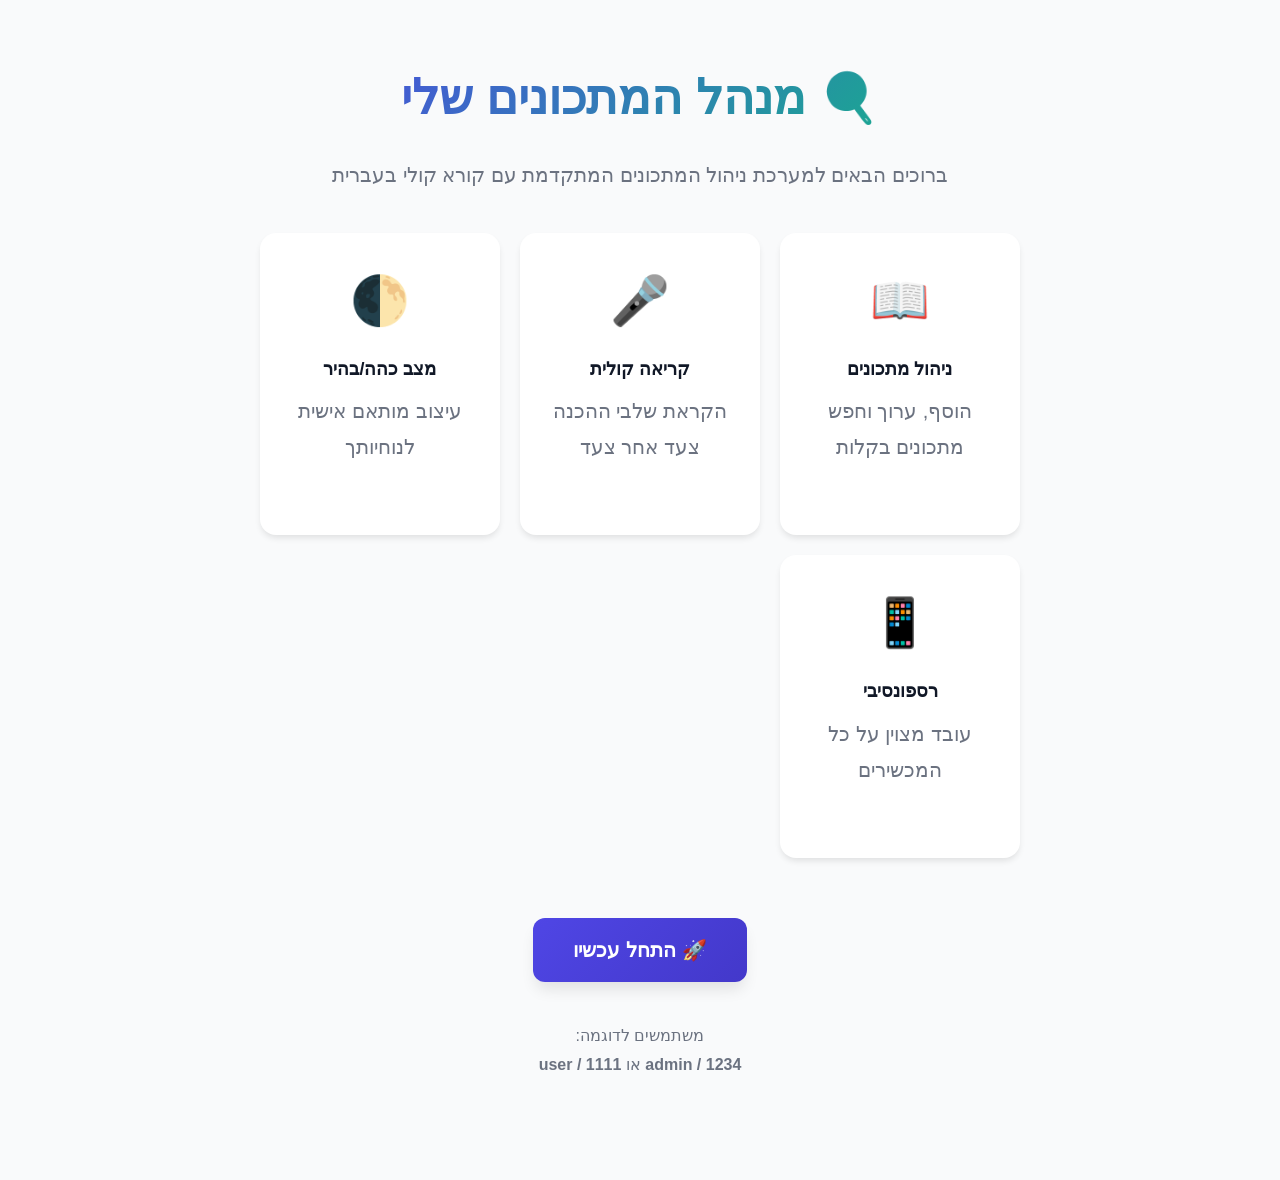
<file: index.html>
<!DOCTYPE html>
<html lang="he" dir="rtl">
<head>
    <meta charset="UTF-8">
    <meta name="viewport" content="width=device-width, initial-scale=1.0">
    <title>מתכונים - דף הבית</title>
    <link rel="stylesheet" href="css/style.css">
    <style>
        .home-container {
            max-width: 800px;
            margin: 0 auto;
            padding: 60px 20px;
            text-align: center;
        }
        
        .home-container h1 {
            font-size: 48px;
            margin-bottom: 20px;
            background: linear-gradient(135deg, var(--primary-color), var(--success-color));
            -webkit-background-clip: text;
            -webkit-text-fill-color: transparent;
            background-clip: text;
        }
        
        .home-container p {
            font-size: 20px;
            color: var(--text-secondary);
            margin-bottom: 40px;
            line-height: 1.8;
        }
        
        .features {
            display: grid;
            grid-template-columns: repeat(auto-fit, minmax(200px, 1fr));
            gap: 20px;
            margin: 40px 0;
        }
        
        .feature {
            background: var(--surface-color);
            padding: 30px 20px;
            border-radius: 16px;
            box-shadow: var(--shadow-md);
            transition: transform 0.3s ease;
        }
        
        .feature:hover {
            transform: translateY(-5px);
        }
        
        .feature-icon {
            font-size: 48px;
            margin-bottom: 15px;
        }
        
        .feature h3 {
            font-size: 18px;
            margin-bottom: 10px;
            color: var(--text-primary);
        }
        
        .cta-button {
            display: inline-block;
            padding: 16px 40px;
            background: linear-gradient(135deg, var(--primary-color), var(--primary-hover));
            color: white;
            text-decoration: none;
            border-radius: 12px;
            font-size: 20px;
            font-weight: 600;
            box-shadow: var(--shadow-lg);
            transition: all 0.3s ease;
            margin-top: 20px;
        }
        
        .cta-button:hover {
            transform: translateY(-3px);
            box-shadow: var(--shadow-xl);
        }
    </style>
</head>
<body>
    <div class="home-container">
        <h1>🍳 מנהל המתכונים שלי</h1>
        <p>ברוכים הבאים למערכת ניהול המתכונים המתקדמת עם קורא קולי בעברית</p>
        
        <div class="features">
            <div class="feature">
                <div class="feature-icon">📖</div>
                <h3>ניהול מתכונים</h3>
                <p>הוסף, ערוך וחפש מתכונים בקלות</p>
            </div>
            
            <div class="feature">
                <div class="feature-icon">🎤</div>
                <h3>קריאה קולית</h3>
                <p>הקראת שלבי ההכנה צעד אחר צעד</p>
            </div>
            
            <div class="feature">
                <div class="feature-icon">🌓</div>
                <h3>מצב כהה/בהיר</h3>
                <p>עיצוב מותאם אישית לנוחיותך</p>
            </div>
            
            <div class="feature">
                <div class="feature-icon">📱</div>
                <h3>רספונסיבי</h3>
                <p>עובד מצוין על כל המכשירים</p>
            </div>
        </div>
        
        <a href="login.html" class="cta-button">🚀 התחל עכשיו</a>
        
        <p style="margin-top: 40px; font-size: 16px;">
            משתמשים לדוגמה:<br>
            <strong>admin / 1234</strong> או <strong>user / 1111</strong>
        </p>
    </div>
    
    <script src="js/storage.js"></script>
</body>
</html>
</file>
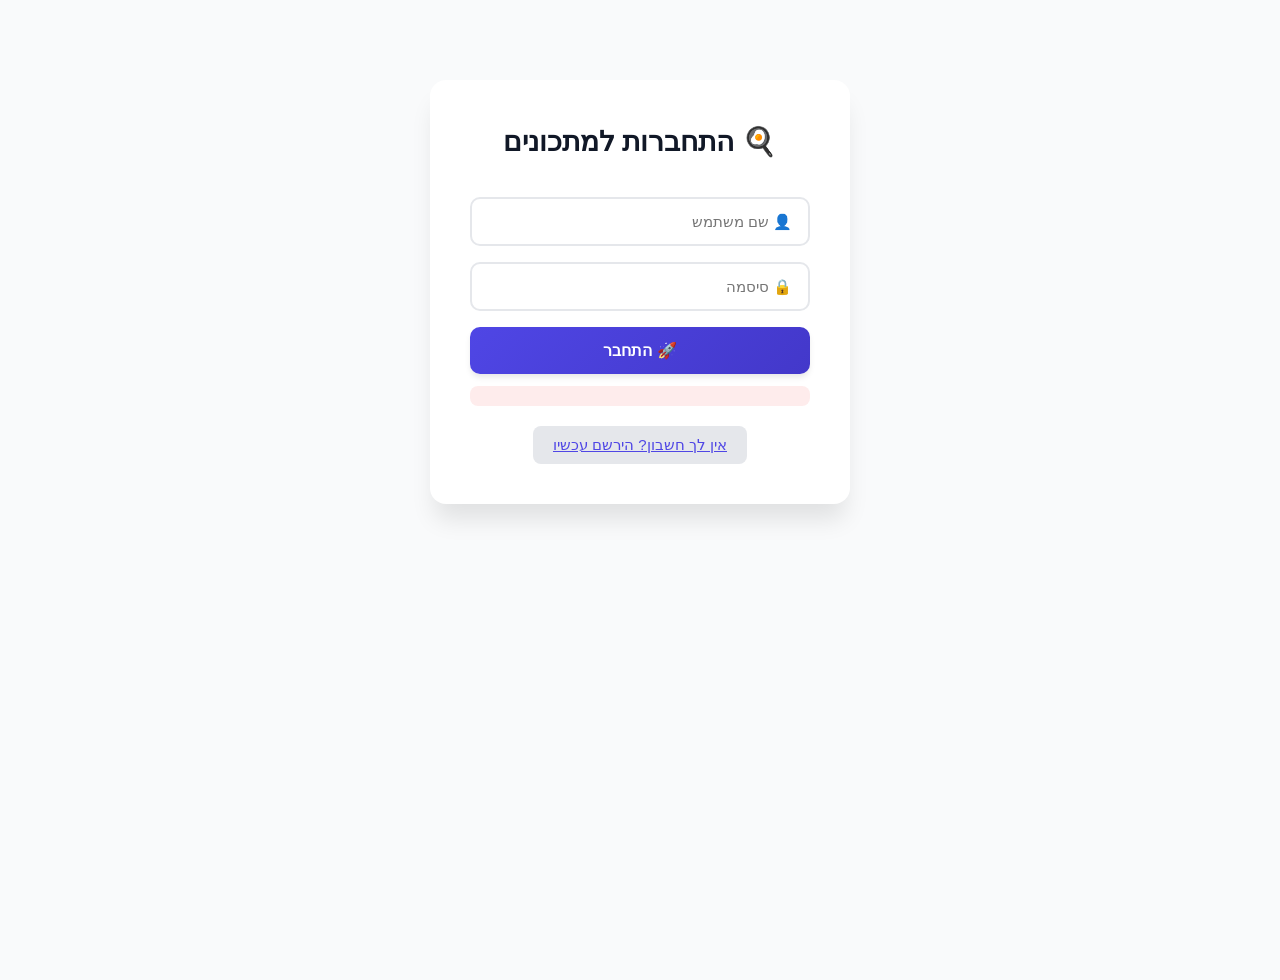
<file: login.html>
<!DOCTYPE html>
<html lang="he" dir="rtl">
<head>
    <meta charset="UTF-8">
    <meta name="viewport" content="width=device-width, initial-scale=1.0">
    <title>התחברות - מתכונים</title>
    <link rel="stylesheet" href="css/style.css">
</head>
<body>
    <div class="login-container">
        <h1 id="formTitle">🍳 התחברות למתכונים</h1>
        
        <!-- Login Form -->
        <form id="loginForm">
            <input type="text" id="username" placeholder="👤 שם משתמש" required>
            <input type="password" id="password" placeholder="🔒 סיסמה" required>
            <button type="submit">🚀 התחבר</button>
            <div id="error" class="error"></div>
        </form>
        
        <!-- Register Form (Hidden by default) -->
        <form id="registerForm" style="display: none;">
            <input type="text" id="regUsername" placeholder="👤 שם משתמש (לפחות 3 תווים)" required minlength="3">
            <input type="password" id="regPassword" placeholder="🔒 סיסמה (לפחות 4 תווים)" required minlength="4">
            <input type="password" id="regPasswordConfirm" placeholder="🔒 אימות סיסמה" required>
            <button type="submit">✅ הירשם</button>
            <div id="regError" class="error"></div>
        </form>
        
        <!-- Toggle Button -->
        <div style="text-align: center; margin-top: 20px;">
            <button type="button" id="toggleBtn" class="toggle-btn" style="padding: 10px 20px; background: var(--border-color); border-radius: 8px; font-size: 15px;">אין לך חשבון? הירשם עכשיו</button>
        </div>
    </div>
    
    <script src="js/storage.js"></script>
    <script src="js/auth.js"></script>
</body>
</html>
</file>
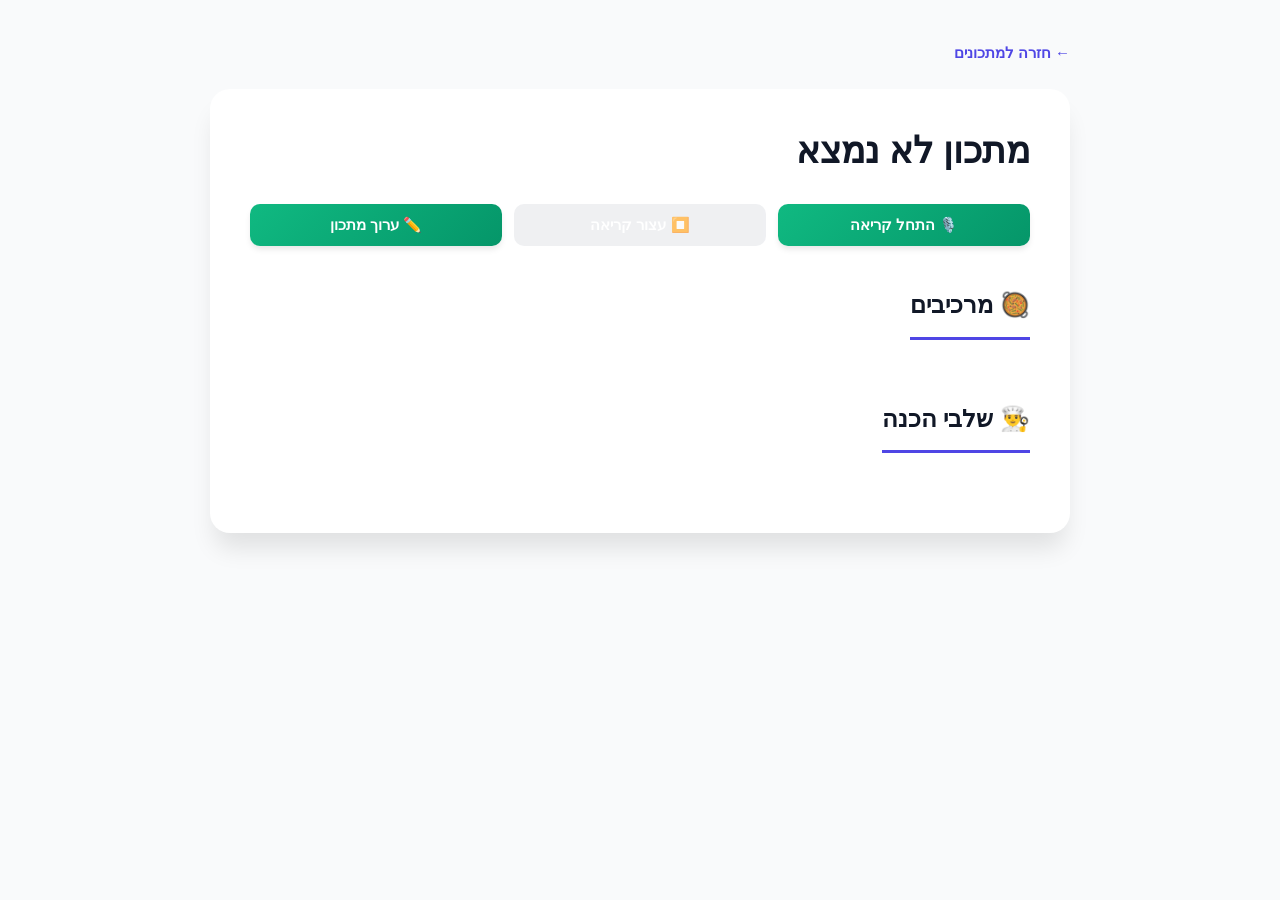
<file: recipe.html>
<!DOCTYPE html>
<html lang="he" dir="rtl">
<head>
    <meta charset="UTF-8">
    <meta name="viewport" content="width=device-width, initial-scale=1.0">
    <title>מתכון</title>
    <link rel="stylesheet" href="css/style.css">
</head>
<body>
    <div class="recipe-container">
        <a href="recipes.html" class="back-link">← חזרה למתכונים</a>
        
        <div class="recipe-content">
            <h1 id="recipeTitle"></h1>
            
            <div class="reading-controls">
                <button class="btn" id="startReadingBtn">🎙️ התחל קריאה</button>
                <button class="btn btn-stop" id="stopReadingBtn" disabled>⏹️ עצור קריאה</button>
                <button class="btn" id="editRecipeBtn">✏️ ערוך מתכון</button>
            </div>
            
            <div id="editModal" class="modal" style="display: none;">
                <div class="modal-content">
                    <span class="close" id="closeModal">&times;</span>
                    <h2>✏️ עריכת מתכון</h2>
                    <form id="editRecipeForm">
                        <div class="form-group">
                            <label for="editName">שם המתכון</label>
                            <input type="text" id="editName" required>
                        </div>
                        
                        <div class="form-group">
                            <label for="editIngredients">מרכיבים (אחד בכל שורה)</label>
                            <textarea id="editIngredients" rows="6" required></textarea>
                        </div>
                        
                        <div class="form-group">
                            <label for="editSteps">שלבי הכנה (אחד בכל שורה)</label>
                            <textarea id="editSteps" rows="8" required></textarea>
                        </div>
                        
                        <button type="submit" class="btn">💾 שמור שינויים</button>
                    </form>
                </div>
            </div>
            
            <div class="recipe-section">
                <h2>🥘 מרכיבים</h2>
                <ul id="ingredientsList"></ul>
            </div>
            
            <div class="recipe-section">
                <h2>👨‍🍳 שלבי הכנה</h2>
                <ol id="stepsList"></ol>
            </div>
        </div>
    </div>
    
    <script src="js/storage.js"></script>
    <script src="js/auth.js"></script>
    <script src="js/reader.js"></script>
</body>
</html>
</file>
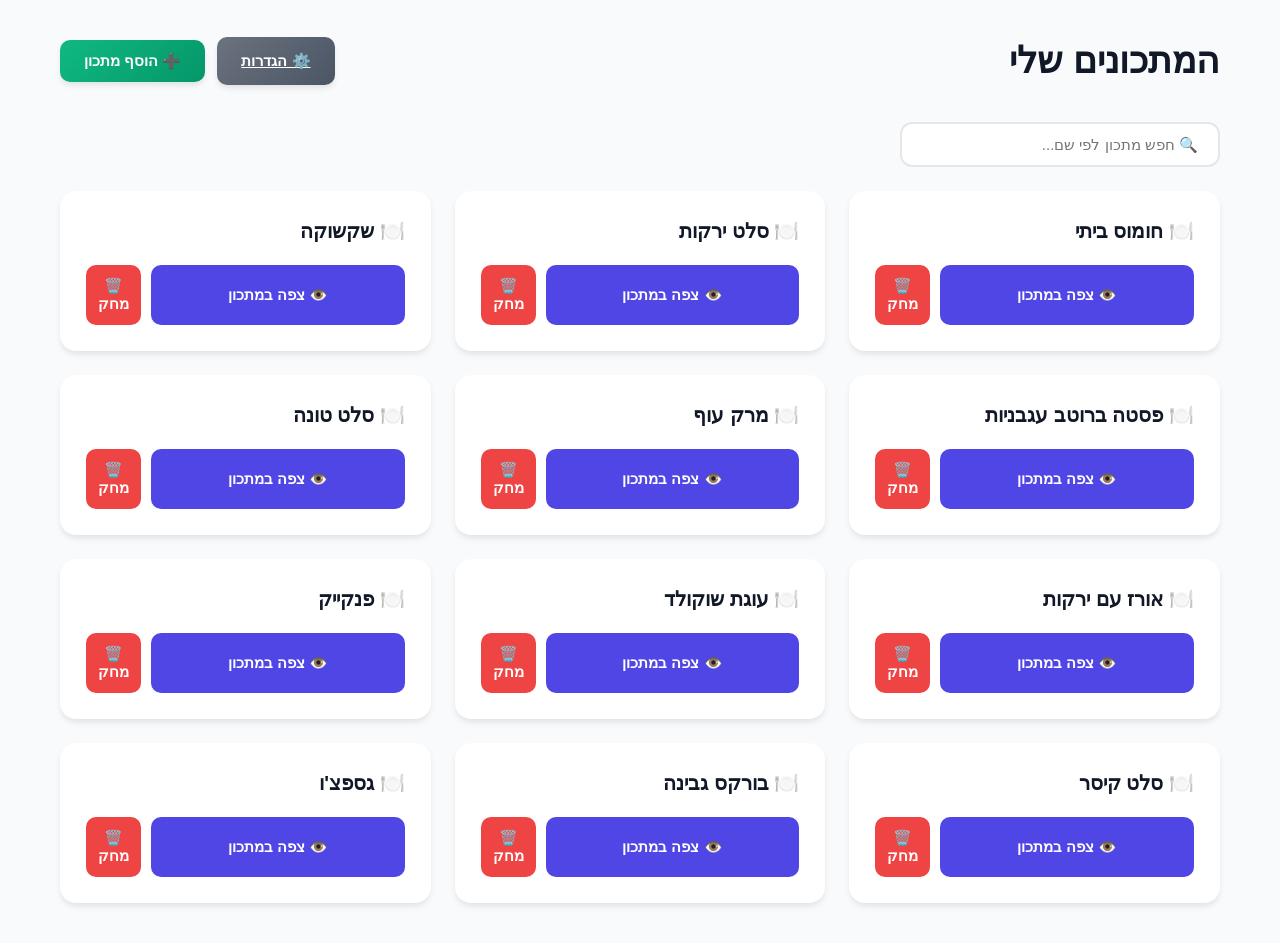
<file: recipes.html>
<!DOCTYPE html>
<html lang="he" dir="rtl">
<head>
    <meta charset="UTF-8">
    <meta name="viewport" content="width=device-width, initial-scale=1.0">
    <title>מתכונים</title>
    <link rel="stylesheet" href="css/style.css">
</head>
<body>
    <div class="recipes-header">
        <h1>המתכונים שלי</h1>
        <div class="header-actions">
            <a href="settings.html" class="btn" style="background: linear-gradient(135deg, #6b7280, #4b5563);">⚙️ הגדרות</a>
            <button class="btn" id="addRecipeBtn">➕ הוסף מתכון</button>
        </div>
    </div>
    
    <div class="search-container">
        <input type="text" id="searchInput" placeholder="🔍 חפש מתכון לפי שם...">
    </div>
    
    <div class="recipes-grid" id="recipesGrid"></div>

    <div id="addRecipeModal" class="modal">
        <div class="modal-content">
            <h2>הוסף מתכון חדש</h2>
            <form id="addRecipeForm">
                <input type="text" id="recipeName" placeholder="שם המתכון" required>
                <textarea id="recipeIngredients" placeholder="מרכיבים (כל מרכיב בשורה נפרדת)" required></textarea>
                <textarea id="recipeSteps" placeholder="שלבי ההכנה (כל שלב בשורה נפרדת)" required></textarea>
                <div class="modal-buttons">
                    <button type="submit" class="btn-primary">💾 שמור</button>
                    <button type="button" class="btn-secondary" id="cancelBtn">✖️ ביטול</button>
                </div>
            </form>
        </div>
    </div>
    
    <script src="js/storage.js"></script>
    <script src="js/auth.js"></script>
    <script src="js/recipes.js"></script>
</body>
</html>
</file>
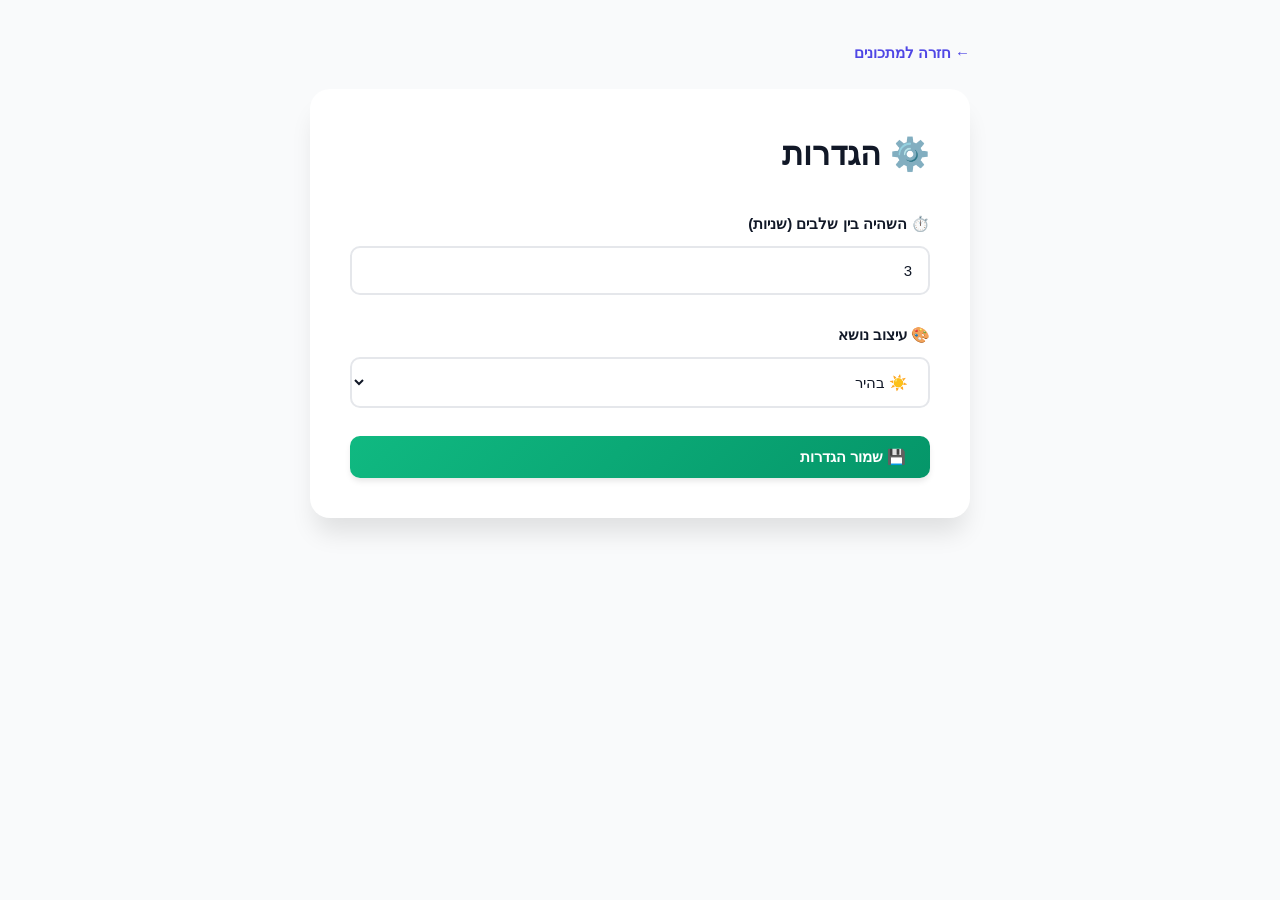
<file: settings.html>
<!DOCTYPE html>
<html lang="he" dir="rtl">
<head>
    <meta charset="UTF-8">
    <meta name="viewport" content="width=device-width, initial-scale=1.0">
    <title>הגדרות</title>
    <link rel="stylesheet" href="css/style.css">
</head>
<body>
    <div class="settings-container">
        <a href="recipes.html" class="back-link">← חזרה למתכונים</a>
        
        <div class="settings-content">
            <h1>⚙️ הגדרות</h1>
            
            <form id="settingsForm">
                <div class="setting-group">
                    <label for="stepDelay">⏱️ השהיה בין שלבים (שניות)</label>
                    <input type="number" id="stepDelay" min="1" max="30" value="3" required>
                </div>
                
                <div class="setting-group">
                    <label for="theme">🎨 עיצוב נושא</label>
                    <select id="theme">
                        <option value="light">☀️ בהיר</option>
                        <option value="dark">🌙 כהה</option>
                    </select>
                </div>
                

                <button type="submit" class="btn" style="width: 100%;">💾 שמור הגדרות</button>
            </form>
            
            <div id="saveMessage" class="save-message"></div>
        </div>
    </div>
    
    <script src="js/storage.js"></script>
    <script src="js/auth.js"></script>
    <script src="js/settings.js"></script>
</body>
</html>
</file>
<file: css/style.css>
* {
    margin: 0;
    padding: 0;
    box-sizing: border-box;
}

:root {
    --primary-color: #4f46e5;
    --primary-hover: #4338ca;
    --success-color: #10b981;
    --success-hover: #059669;
    --danger-color: #ef4444;
    --danger-hover: #dc2626;
    --bg-color: #f9fafb;
    --surface-color: #ffffff;
    --text-primary: #111827;
    --text-secondary: #6b7280;
    --border-color: #e5e7eb;
    --shadow-sm: 0 1px 2px 0 rgba(0, 0, 0, 0.05);
    --shadow-md: 0 4px 6px -1px rgba(0, 0, 0, 0.1);
    --shadow-lg: 0 10px 15px -3px rgba(0, 0, 0, 0.1);
    --shadow-xl: 0 20px 25px -5px rgba(0, 0, 0, 0.1);
}

body {
    font-family: 'Segoe UI', Tahoma, Geneva, Verdana, sans-serif;
    direction: rtl;
    text-align: right;
    background-color: var(--bg-color);
    color: var(--text-primary);
    line-height: 1.6;
    min-height: 100vh;
    transition: background-color 0.3s ease, color 0.3s ease;
}

/* Login Page */
.login-container {
    max-width: 420px;
    margin: 80px auto;
    padding: 40px;
    background: var(--surface-color);
    border-radius: 16px;
    box-shadow: var(--shadow-xl);
}

.login-container h1 {
    margin-bottom: 32px;
    font-size: 28px;
    font-weight: 700;
    color: var(--text-primary);
    text-align: center;
}

#loginForm input {
    width: 100%;
    padding: 14px 16px;
    margin-bottom: 16px;
    border: 2px solid var(--border-color);
    border-radius: 10px;
    font-size: 15px;
    transition: all 0.3s ease;
    background: var(--surface-color);
    color: var(--text-primary);
}

#loginForm input:focus {
    outline: none;
    border-color: var(--primary-color);
    box-shadow: 0 0 0 3px rgba(79, 70, 229, 0.1);
}

#loginForm button {
    width: 100%;
    padding: 14px;
    background: linear-gradient(135deg, var(--primary-color), var(--primary-hover));
    color: white;
    border: none;
    border-radius: 10px;
    cursor: pointer;
    font-size: 16px;
    font-weight: 600;
    transition: all 0.3s ease;
    box-shadow: var(--shadow-md);
}

#loginForm button:hover {
    transform: translateY(-2px);
    box-shadow: var(--shadow-lg);
}

#loginForm button:active {
    transform: translateY(0);
}

.error {
    color: var(--danger-color);
    margin-top: 12px;
    font-size: 14px;
    text-align: center;
    padding: 10px;
    background: rgba(239, 68, 68, 0.1);
    border-radius: 8px;
}

.toggle-btn {
    background: none;
    border: none;
    color: var(--primary-color);
    cursor: pointer;
    font-size: 14px;
    text-decoration: underline;
    transition: color 0.3s ease;
}

.toggle-btn:hover {
    color: var(--primary-hover);
}

/* Recipes Page */
.recipes-header {
    max-width: 1200px;
    margin: 0 auto;
    padding: 32px 20px;
    display: flex;
    justify-content: space-between;
    align-items: center;
    flex-wrap: wrap;
    gap: 20px;
}

.recipes-header h1 {
    font-size: 36px;
    font-weight: 800;
    color: var(--text-primary);
    margin: 0;
}

.header-actions {
    display: flex;
    gap: 12px;
    align-items: center;
}

#searchInput {
    width: 320px;
    padding: 12px 20px;
    border: 2px solid var(--border-color);
    border-radius: 12px;
    font-size: 15px;
    transition: all 0.3s ease;
    background: var(--surface-color);
    color: var(--text-primary);
}

#searchInput:focus {
    outline: none;
    border-color: var(--primary-color);
    box-shadow: 0 0 0 3px rgba(79, 70, 229, 0.1);
}

.search-container {
    max-width: 1200px;
    margin: 0 auto;
    padding: 0 20px 24px;
}

.btn {
    padding: 12px 24px;
    background: linear-gradient(135deg, var(--success-color), var(--success-hover));
    color: white;
    border: none;
    border-radius: 10px;
    cursor: pointer;
    font-size: 15px;
    font-weight: 600;
    transition: all 0.3s ease;
    box-shadow: var(--shadow-md);
    display: inline-flex;
    align-items: center;
    gap: 8px;
}

.btn:hover {
    transform: translateY(-2px);
    box-shadow: var(--shadow-lg);
}

.btn:active {
    transform: translateY(0);
}

.recipes-grid {
    max-width: 1200px;
    margin: 0 auto;
    padding: 0 20px 40px;
    display: grid;
    grid-template-columns: repeat(auto-fill, minmax(280px, 1fr));
    gap: 24px;
}

.recipe-card {
    background: var(--surface-color);
    padding: 24px;
    border-radius: 16px;
    box-shadow: var(--shadow-md);
    transition: all 0.3s ease;
    border: 2px solid transparent;
    cursor: pointer;
}

.recipe-card:hover {
    transform: translateY(-8px);
    box-shadow: var(--shadow-xl);
    border-color: var(--primary-color);
}

.recipe-card h3 {
    margin-bottom: 20px;
    font-size: 20px;
    font-weight: 700;
    color: var(--text-primary);
    line-height: 1.4;
}

.recipe-card button {
    width: 100%;
    padding: 12px;
    background: var(--primary-color);
    color: white;
    border: none;
    border-radius: 10px;
    cursor: pointer;
    font-size: 15px;
    font-weight: 600;
    transition: all 0.3s ease;
}

.recipe-card button:hover {
    background: var(--primary-hover);
    transform: scale(1.02);
}

/* Modal */
.modal {
    display: none;
    position: fixed;
    top: 0;
    left: 0;
    width: 100%;
    height: 100%;
    background-color: rgba(0, 0, 0, 0.6);
    z-index: 1000;
    backdrop-filter: blur(4px);
    animation: fadeIn 0.3s ease;
}

@keyframes fadeIn {
    from { opacity: 0; }
    to { opacity: 1; }
}

.modal-content {
    background: var(--surface-color);
    margin: 60px auto;
    padding: 40px;
    width: 90%;
    max-width: 560px;
    border-radius: 20px;
    max-height: 85vh;
    overflow-y: auto;
    box-shadow: var(--shadow-xl);
    animation: slideUp 0.3s ease;
}

@keyframes slideUp {
    from {
        transform: translateY(30px);
        opacity: 0;
    }
    to {
        transform: translateY(0);
        opacity: 1;
    }
}

.modal-content h2 {
    margin-bottom: 28px;
    font-size: 26px;
    font-weight: 700;
    color: var(--text-primary);
}

.close {
    color: var(--text-secondary);
    float: left;
    font-size: 32px;
    font-weight: bold;
    line-height: 1;
    cursor: pointer;
    transition: color 0.3s ease;
}

.close:hover,
.close:focus {
    color: var(--danger-color);
}

.form-group {
    margin-bottom: 20px;
}

.form-group label {
    display: block;
    margin-bottom: 8px;
    font-weight: 600;
    color: var(--text-primary);
    font-size: 15px;
}

.modal-content input,
.modal-content textarea {
    width: 100%;
    padding: 14px 16px;
    margin-bottom: 20px;
    border: 2px solid var(--border-color);
    border-radius: 10px;
    font-size: 15px;
    transition: all 0.3s ease;
    background: var(--surface-color);
    color: var(--text-primary);
    font-family: inherit;
}

.modal-content input:focus,
.modal-content textarea:focus {
    outline: none;
    border-color: var(--primary-color);
    box-shadow: 0 0 0 3px rgba(79, 70, 229, 0.1);
}

.modal-content textarea {
    min-height: 120px;
    resize: vertical;
}

.modal-buttons {
    display: flex;
    gap: 12px;
}

.modal-buttons button {
    flex: 1;
    padding: 14px;
    border: none;
    border-radius: 10px;
    cursor: pointer;
    font-size: 15px;
    font-weight: 600;
    transition: all 0.3s ease;
}

.btn-primary {
    background: linear-gradient(135deg, var(--primary-color), var(--primary-hover));
    color: white;
    box-shadow: var(--shadow-md);
}

.btn-primary:hover {
    transform: translateY(-2px);
    box-shadow: var(--shadow-lg);
}

.btn-secondary {
    background: var(--border-color);
    color: var(--text-secondary);
}

.btn-secondary:hover {
    background: #d1d5db;
}

/* Recipe Page */
.recipe-container {
    max-width: 900px;
    margin: 0 auto;
    padding: 40px 20px;
}

.recipe-content {
    background: var(--surface-color);
    padding: 40px;
    border-radius: 20px;
    box-shadow: var(--shadow-xl);
}

.back-link {
    display: inline-flex;
    align-items: center;
    gap: 8px;
    margin-bottom: 24px;
    color: var(--primary-color);
    text-decoration: none;
    font-weight: 600;
    font-size: 15px;
    transition: all 0.3s ease;
}

.back-link:hover {
    gap: 12px;
    color: var(--primary-hover);
}

.recipe-container h1 {
    margin-bottom: 32px;
    color: var(--text-primary);
    font-size: 36px;
    font-weight: 800;
    line-height: 1.2;
}

.reading-controls {
    display: flex;
    gap: 12px;
    margin-bottom: 40px;
    flex-wrap: wrap;
}

.reading-controls .btn {
    flex: 1;
    min-width: 160px;
    justify-content: center;
}

.btn-stop {
    background: linear-gradient(135deg, var(--danger-color), var(--danger-hover));
}

.btn-stop:hover:not(:disabled) {
    transform: translateY(-2px);
}

.btn-stop:disabled,
.btn:disabled {
    background: var(--border-color);
    cursor: not-allowed;
    transform: none;
    box-shadow: none;
    opacity: 0.6;
}

.recipe-section {
    margin-bottom: 40px;
}

.recipe-section:last-child {
    margin-bottom: 0;
}

.recipe-section h2 {
    margin-bottom: 20px;
    color: var(--text-primary);
    font-size: 24px;
    font-weight: 700;
    padding-bottom: 12px;
    border-bottom: 3px solid var(--primary-color);
    display: inline-block;
}

#ingredientsList,
#stepsList {
    padding-right: 24px;
    margin-top: 20px;
}

#ingredientsList li,
#stepsList li {
    margin-bottom: 14px;
    line-height: 1.8;
    padding: 12px 16px;
    border-radius: 10px;
    transition: all 0.3s ease;
    background: var(--bg-color);
    font-size: 15px;
}

#ingredientsList li:hover,
#stepsList li:hover {
    background: var(--border-color);
    transform: translateX(-4px);
}

#stepsList li {
    font-weight: 500;
}

/* Settings Page */
.settings-container {
    max-width: 700px;
    margin: 0 auto;
    padding: 40px 20px;
}

.settings-content {
    background: var(--surface-color);
    padding: 40px;
    border-radius: 20px;
    box-shadow: var(--shadow-xl);
}

.settings-container h1 {
    margin-bottom: 32px;
    font-size: 32px;
    font-weight: 800;
    color: var(--text-primary);
}

.setting-group {
    margin-bottom: 28px;
}

.setting-group label {
    display: block;
    margin-bottom: 10px;
    font-weight: 600;
    color: var(--text-primary);
    font-size: 15px;
}

.setting-group input,
.setting-group select {
    width: 100%;
    padding: 14px 16px;
    border: 2px solid var(--border-color);
    border-radius: 10px;
    font-size: 15px;
    transition: all 0.3s ease;
    background: var(--surface-color);
    color: var(--text-primary);
}

.setting-group input:focus,
.setting-group select:focus {
    outline: none;
    border-color: var(--primary-color);
    box-shadow: 0 0 0 3px rgba(79, 70, 229, 0.1);
}

.save-message {
    display: none;
    margin-top: 24px;
    padding: 16px;
    background: linear-gradient(135deg, rgba(16, 185, 129, 0.1), rgba(5, 150, 105, 0.1));
    color: var(--success-color);
    border: 2px solid var(--success-color);
    border-radius: 10px;
    text-align: center;
    font-weight: 600;
    animation: slideUp 0.3s ease;
}

/* Dark Theme */
body[data-theme="dark"] {
    --bg-color: #0f172a;
    --surface-color: #1e293b;
    --text-primary: #f1f5f9;
    --text-secondary: #94a3b8;
    --border-color: #334155;
}

body[data-theme="dark"] .recipe-card:hover {
    border-color: #6366f1;
}

body[data-theme="dark"] #ingredientsList li,
body[data-theme="dark"] #stepsList li {
    background: #0f172a;
}

body[data-theme="dark"] #ingredientsList li:hover,
body[data-theme="dark"] #stepsList li:hover {
    background: #334155;
}

body[data-theme="dark"] #stepsList li[style*="background-color"] {
    background-color: #422006 !important;
    border: 2px solid #f59e0b;
}

/* Responsive Design */
@media (max-width: 768px) {
    .recipes-header {
        flex-direction: column;
        align-items: stretch;
        padding: 24px 16px;
    }
    
    .recipes-header h1 {
        font-size: 28px;
    }
    
    .header-actions {
        flex-direction: column;
        width: 100%;
    }
    
    #searchInput {
        width: 100%;
    }
    
    .recipes-grid {
        grid-template-columns: 1fr;
        padding: 0 16px 32px;
        gap: 16px;
    }
    
    .recipe-container,
    .settings-container,
    .login-container {
        padding: 20px 16px;
    }
    
    .recipe-content,
    .settings-content {
        padding: 24px;
    }
    
    .modal-content {
        padding: 28px;
        margin: 40px 16px;
    }
    
    .reading-controls {
        flex-direction: column;
    }
    
    .reading-controls .btn {
        width: 100%;
    }
}
</file>
